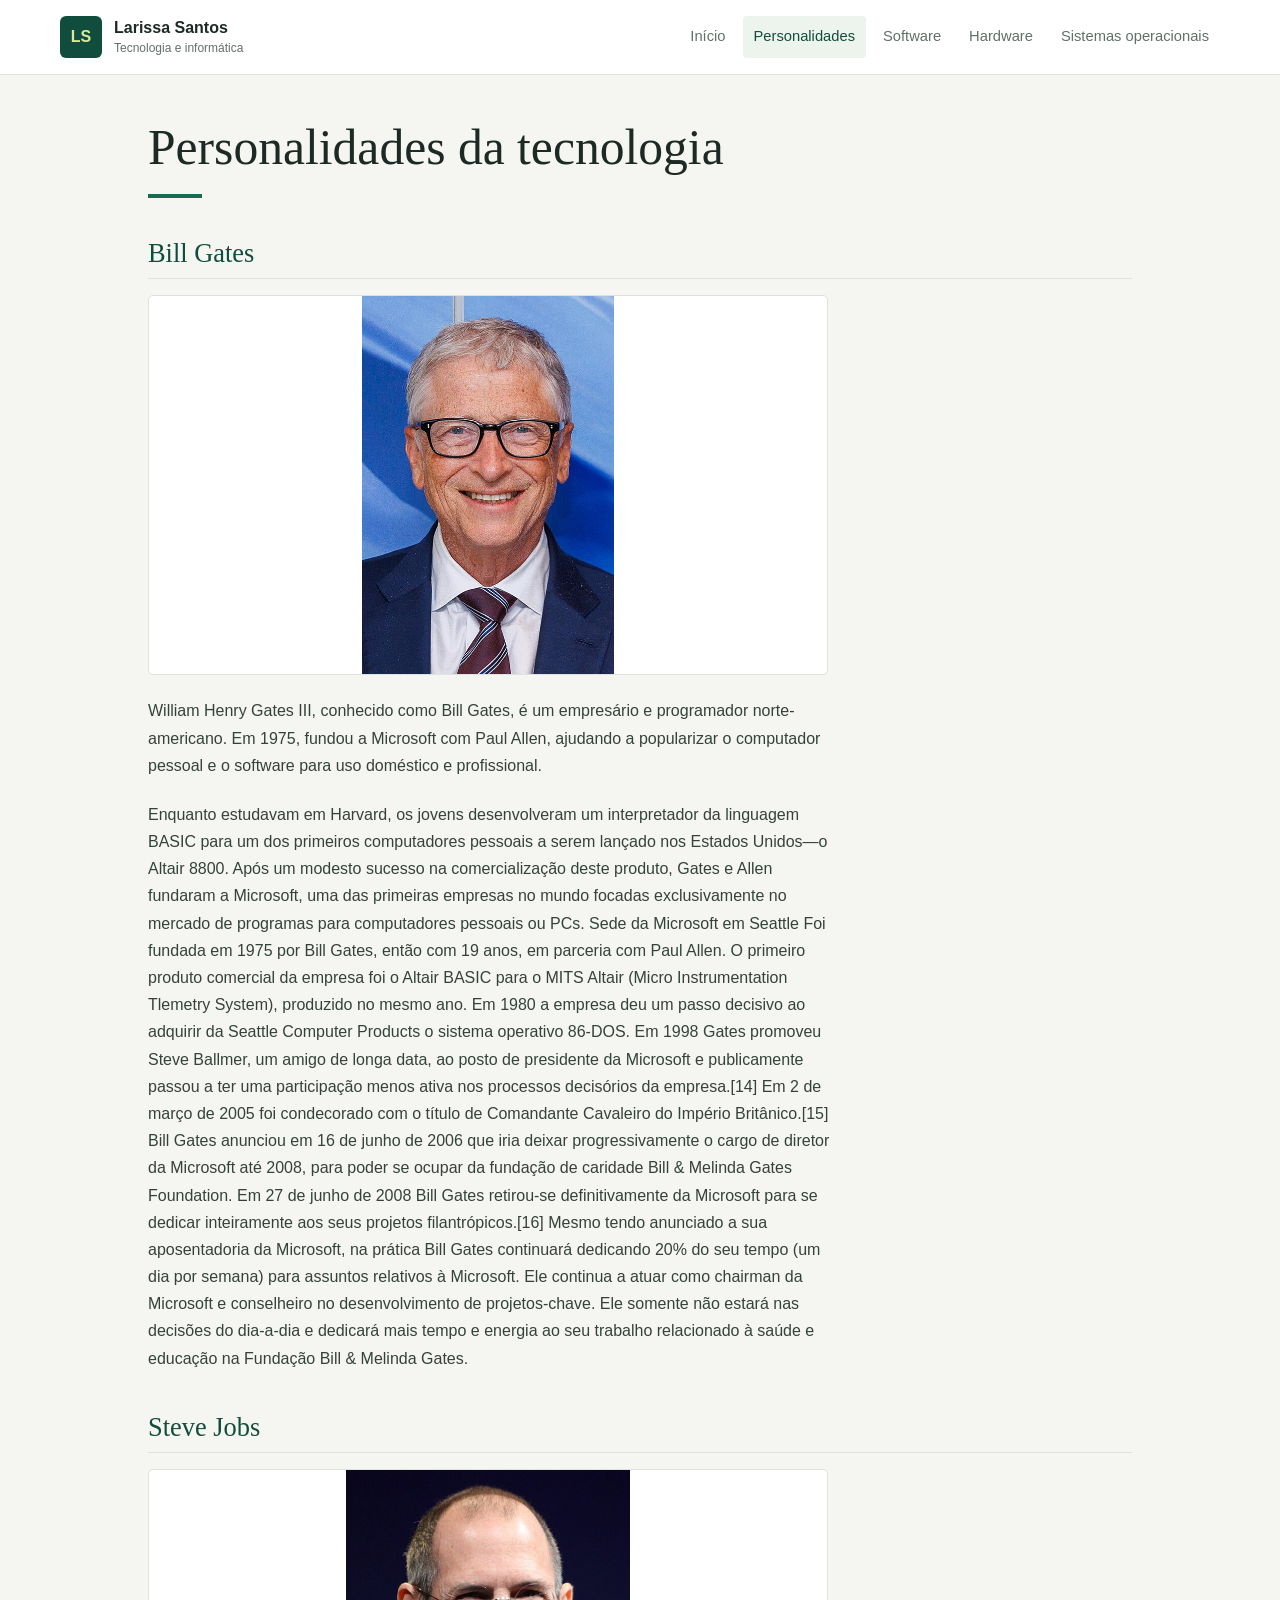
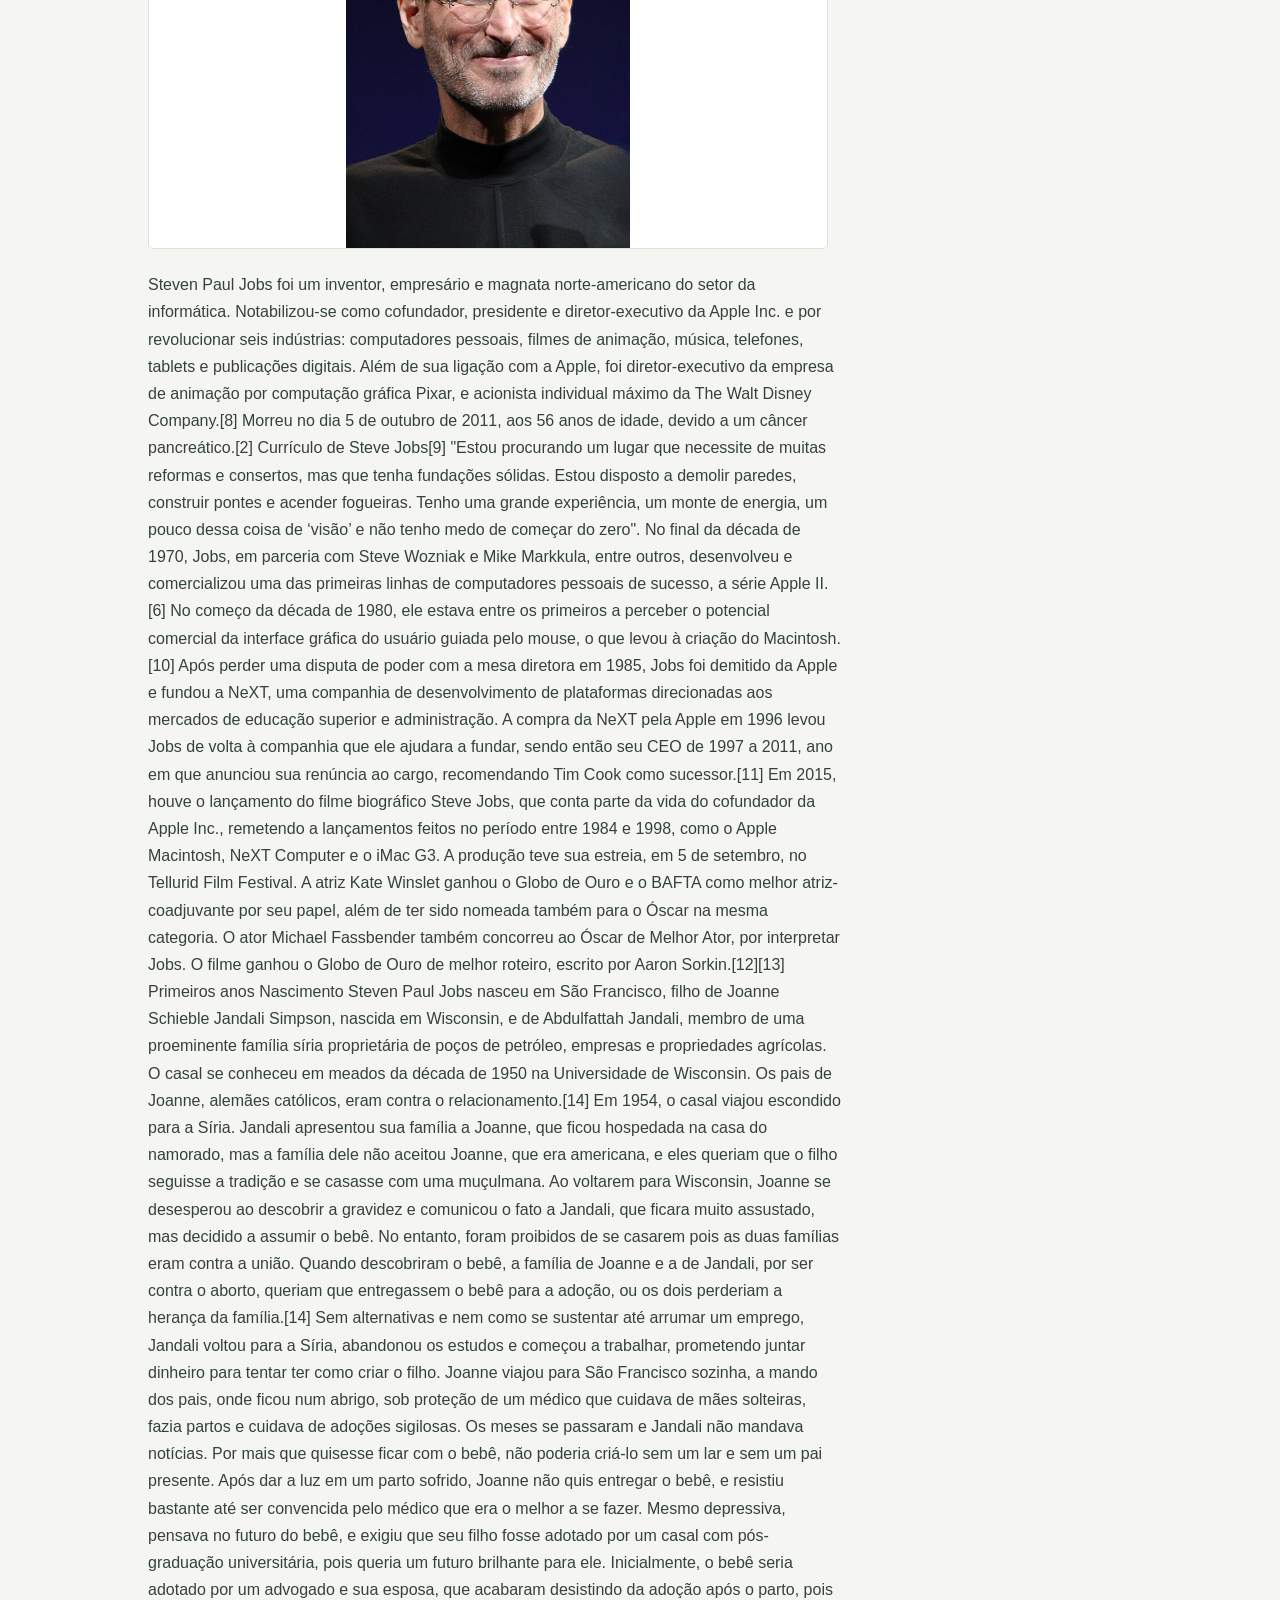
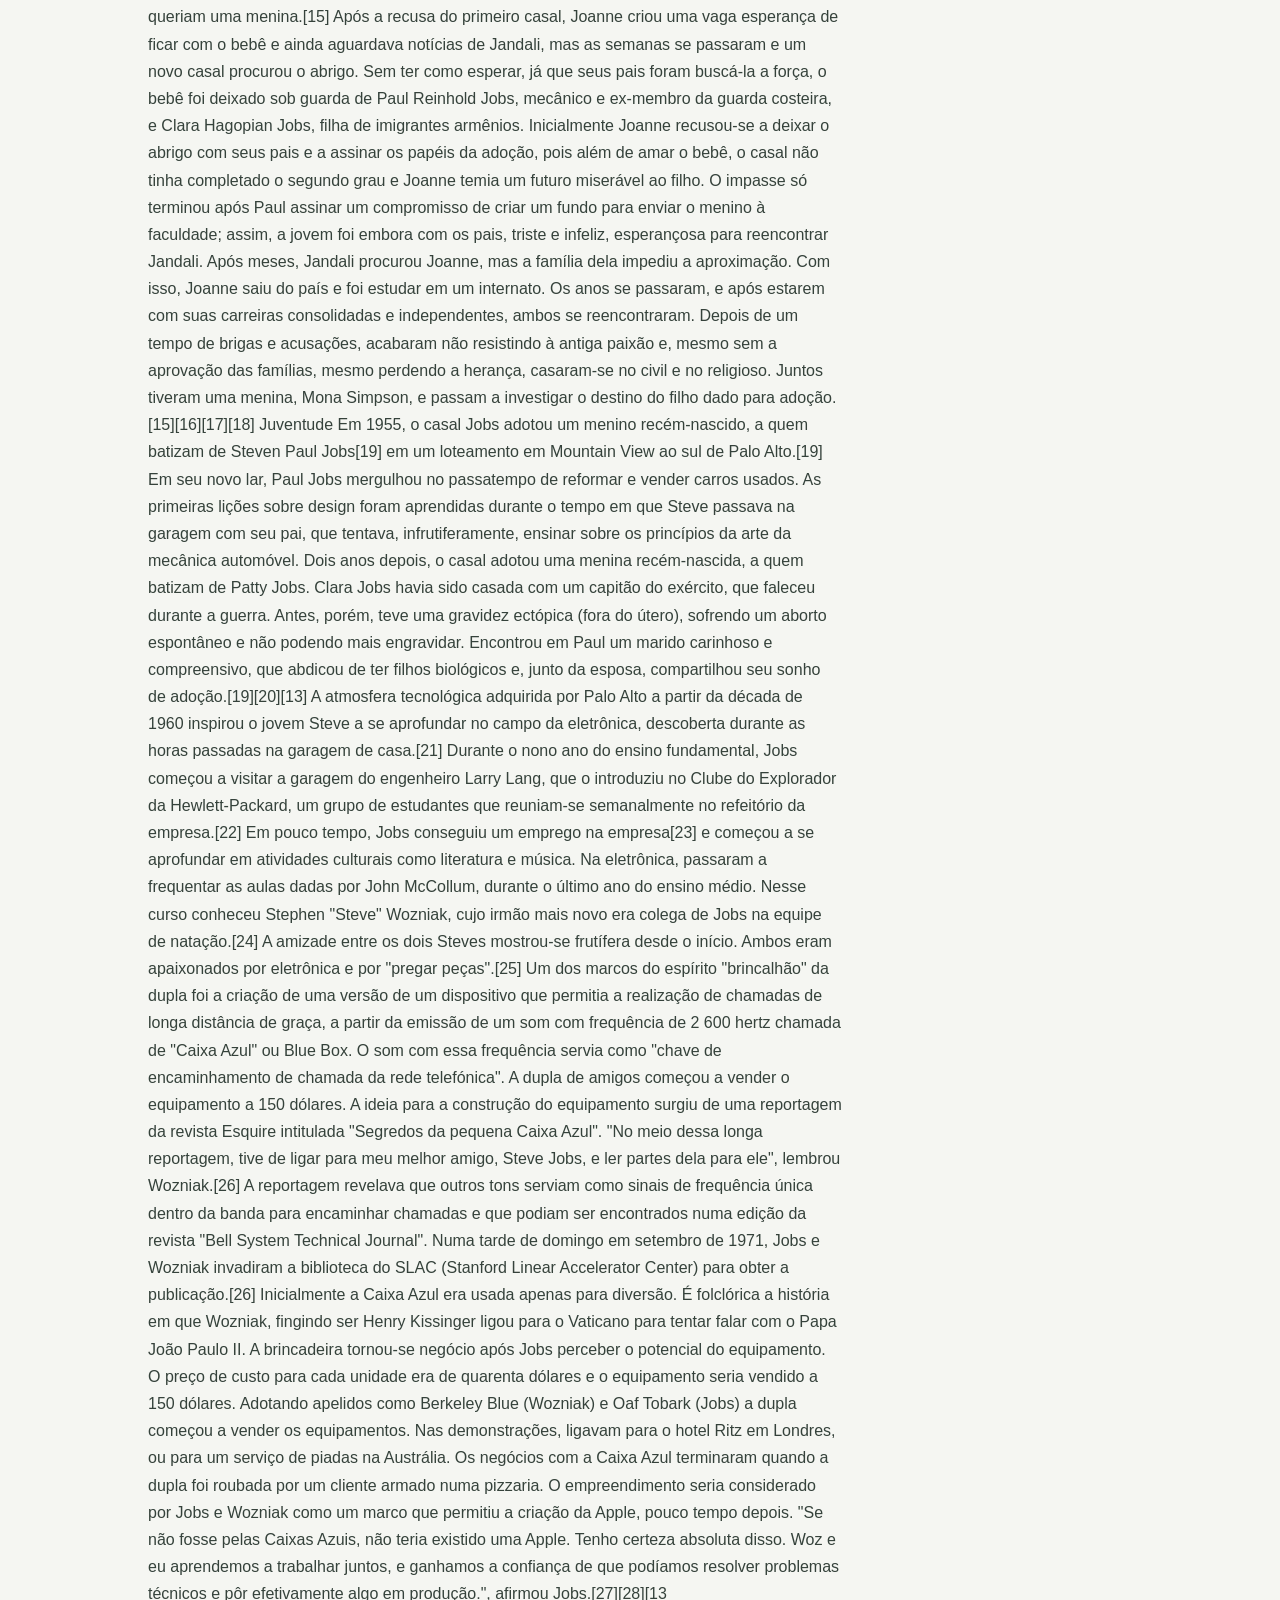
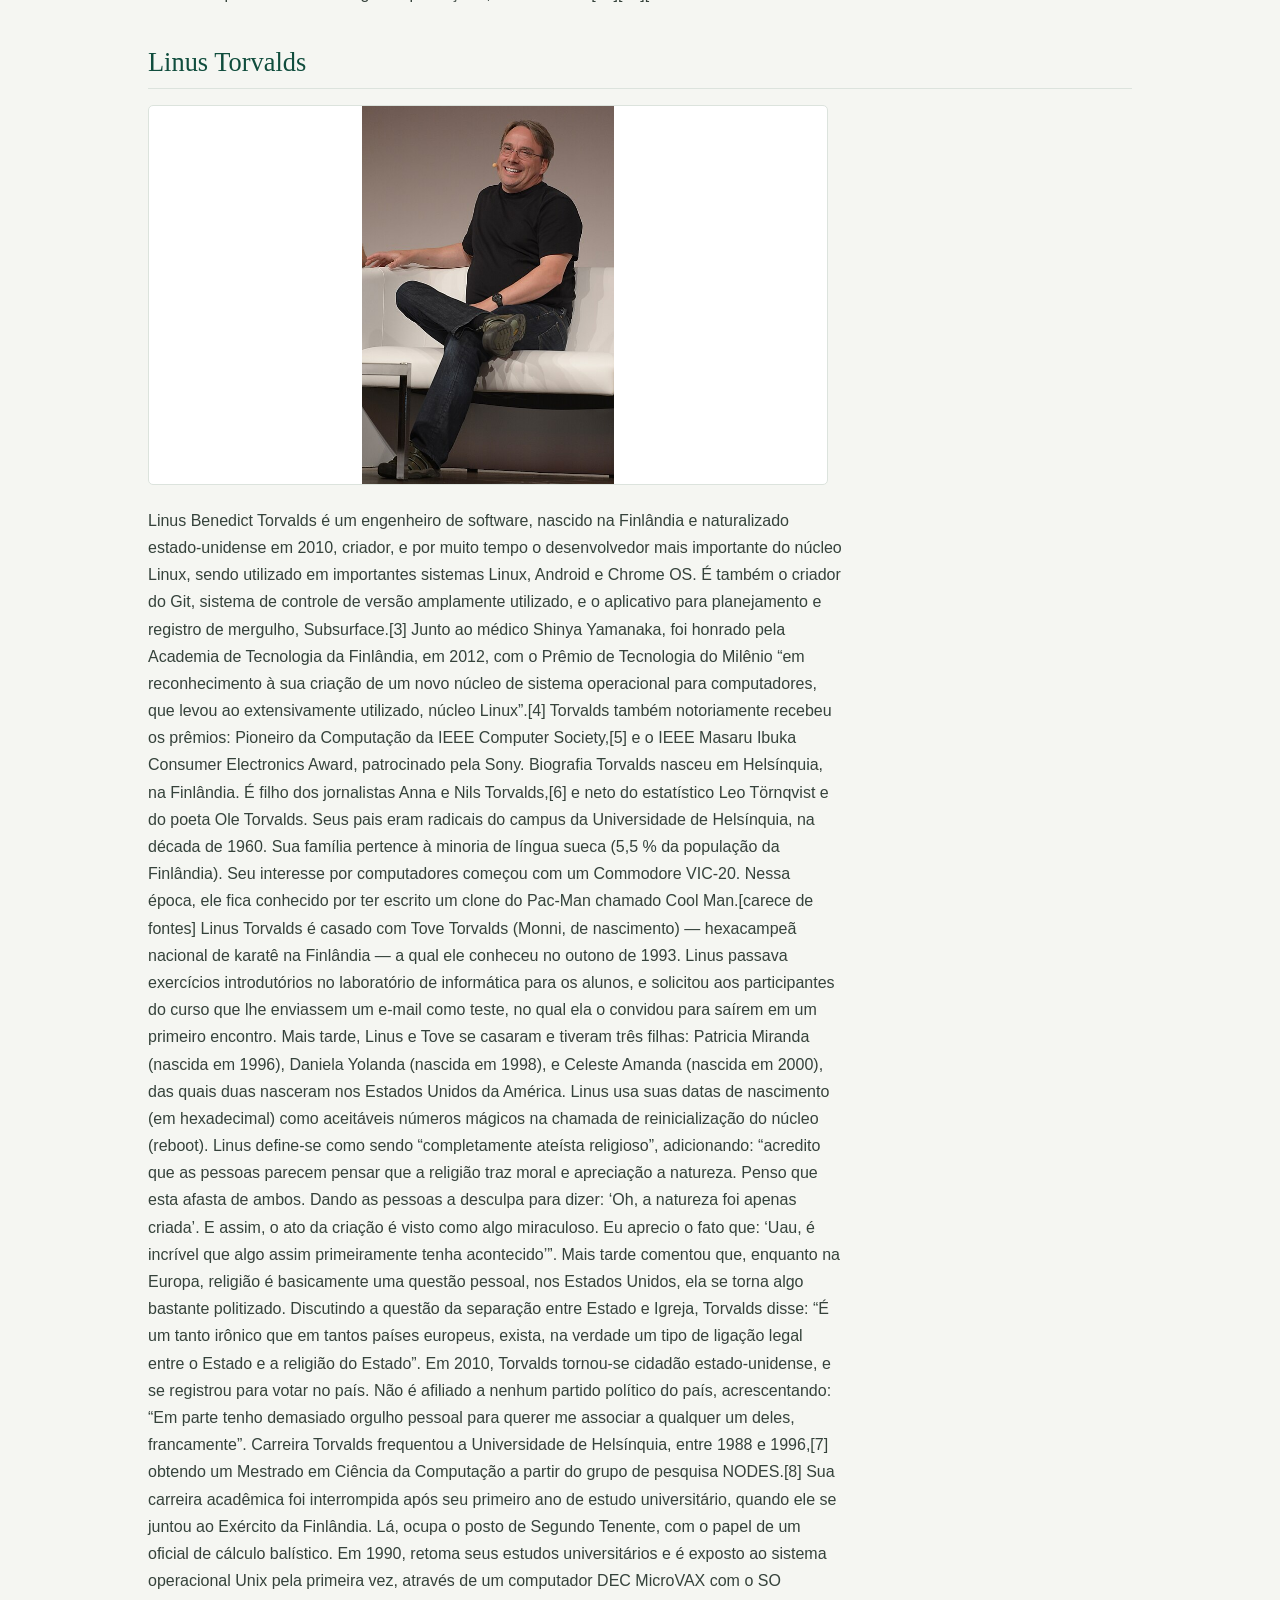
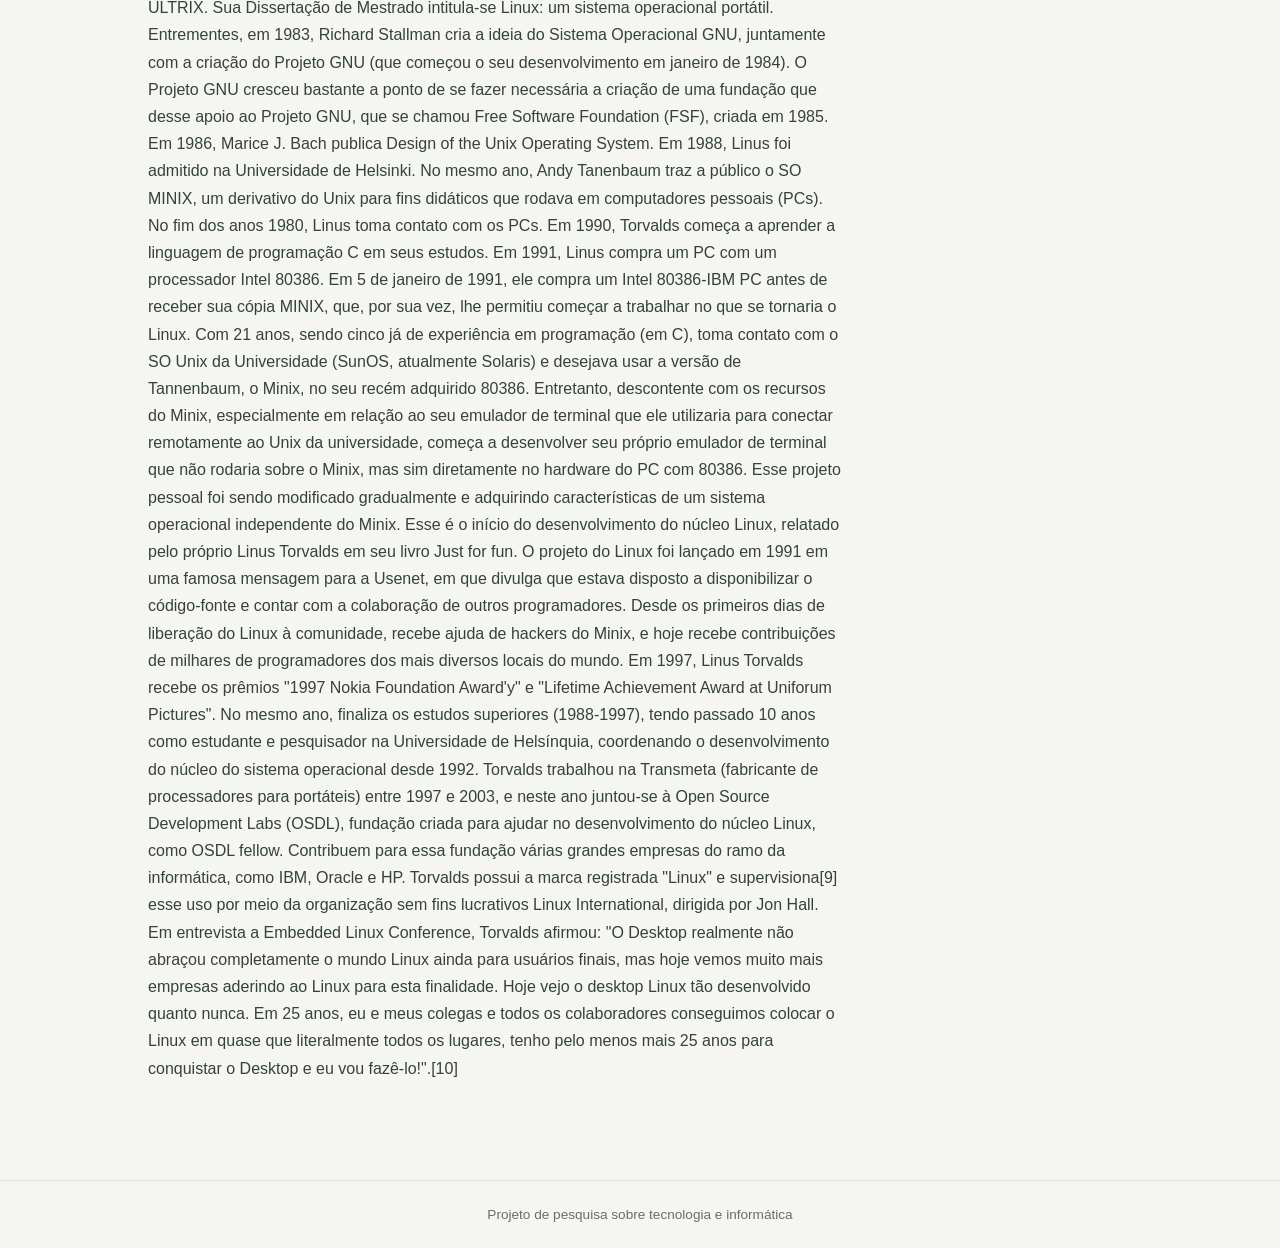
<file: personalidades.html>
<!DOCTYPE html>
<html lang="pt-BR">
<head>
	<meta charset="UTF-8">
	<meta name="viewport" content="width=device-width, initial-scale=1.0">
	<title>Personalidades | Larissa Santos</title>
	<link rel="stylesheet" href="site.css">
</head>
<body>
<header class="site-header">
	<a class="brand" href="index.html" aria-label="Larissa Santos, página inicial">
		<span class="brand-mark">LS</span>
		<span class="brand-name">Larissa Santos<small>Tecnologia e informática</small></span>
	</a>
	<nav class="site-nav" aria-label="Menu principal">
		<a href="index.html">Início</a>
		<a href="personalidades.html" aria-current="page">Personalidades</a>
		<a href="software.html">Software</a>
		<a href="hardware.html">Hardware</a>
		<a href="so.html">Sistemas operacionais</a>
	</nav>
</header>
<main class="page-shell">
<h1>Personalidades da tecnologia</h1>
<h2>Bill Gates</h2>
<img src="imagens/Bill Gates.jpg" width="300" alt="Bill Gates">
<p>
William Henry Gates III, conhecido como Bill Gates, é um empresário e programador norte-americano. Em 1975, fundou a Microsoft com Paul Allen, ajudando a popularizar o computador pessoal e o software para uso doméstico e profissional.
</p>
<p>
Enquanto estudavam em Harvard, os jovens desenvolveram um interpretador da linguagem BASIC para um dos primeiros computadores pessoais a serem lançado nos Estados Unidos—o Altair 8800. Após um modesto sucesso na comercialização deste produto, Gates e Allen fundaram a Microsoft, uma das primeiras empresas no mundo focadas exclusivamente no mercado de programas para computadores pessoais ou PCs.

Sede da Microsoft em Seattle
Foi fundada em 1975 por Bill Gates, então com 19 anos, em parceria com Paul Allen. O primeiro produto comercial da empresa foi o Altair BASIC para o MITS Altair (Micro Instrumentation Tlemetry System), produzido no mesmo ano. Em 1980 a empresa deu um passo decisivo ao adquirir da Seattle Computer Products o sistema operativo 86-DOS.

Em 1998 Gates promoveu Steve Ballmer, um amigo de longa data, ao posto de presidente da Microsoft e publicamente passou a ter uma participação menos ativa nos processos decisórios da empresa.[14]

Em 2 de março de 2005 foi condecorado com o título de Comandante Cavaleiro do Império Britânico.[15]

Bill Gates anunciou em 16 de junho de 2006 que iria deixar progressivamente o cargo de diretor da Microsoft até 2008, para poder se ocupar da fundação de caridade Bill & Melinda Gates Foundation.

Em 27 de junho de 2008 Bill Gates retirou-se definitivamente da Microsoft para se dedicar inteiramente aos seus projetos filantrópicos.[16]

Mesmo tendo anunciado a sua aposentadoria da Microsoft, na prática Bill Gates continuará dedicando 20% do seu tempo (um dia por semana) para assuntos relativos à Microsoft. Ele continua a atuar como chairman da Microsoft e conselheiro no desenvolvimento de projetos-chave. Ele somente não estará nas decisões do dia-a-dia e dedicará mais tempo e energia ao seu trabalho relacionado à saúde e educação na Fundação Bill & Melinda Gates.

</p>
<h2>Steve Jobs</h2>
<img src="imagens/Steve.jpg" width=300 />
<p>
Steven Paul Jobs foi um inventor, empresário e magnata norte-americano do setor da informática. Notabilizou-se como cofundador, presidente e diretor-executivo da Apple Inc. e por revolucionar seis indústrias: computadores pessoais, filmes de animação, música, telefones, tablets e publicações digitais. Além de sua ligação com a Apple, foi diretor-executivo da empresa de animação por computação gráfica Pixar, e acionista individual máximo da The Walt Disney Company.[8] Morreu no dia 5 de outubro de 2011, aos 56 anos de idade, devido a um câncer pancreático.[2]

Currículo de Steve Jobs[9]
"Estou procurando um lugar que necessite de muitas reformas e consertos, mas que tenha fundações sólidas. Estou disposto a demolir paredes, construir pontes e acender fogueiras. Tenho uma grande experiência, um monte de energia, um pouco dessa coisa de ‘visão’ e não tenho medo de começar do zero".

No final da década de 1970, Jobs, em parceria com Steve Wozniak e Mike Markkula, entre outros, desenvolveu e comercializou uma das primeiras linhas de computadores pessoais de sucesso, a série Apple II.[6] No começo da década de 1980, ele estava entre os primeiros a perceber o potencial comercial da interface gráfica do usuário guiada pelo mouse, o que levou à criação do Macintosh.[10]

Após perder uma disputa de poder com a mesa diretora em 1985, Jobs foi demitido da Apple e fundou a NeXT, uma companhia de desenvolvimento de plataformas direcionadas aos mercados de educação superior e administração. A compra da NeXT pela Apple em 1996 levou Jobs de volta à companhia que ele ajudara a fundar, sendo então seu CEO de 1997 a 2011, ano em que anunciou sua renúncia ao cargo, recomendando Tim Cook como sucessor.[11]

Em 2015, houve o lançamento do filme biográfico Steve Jobs, que conta parte da vida do cofundador da Apple Inc., remetendo a lançamentos feitos no período entre 1984 e 1998, como o Apple Macintosh, NeXT Computer e o iMac G3. A produção teve sua estreia, em 5 de setembro, no Tellurid Film Festival. A atriz Kate Winslet ganhou o Globo de Ouro e o BAFTA como melhor atriz-coadjuvante por seu papel, além de ter sido nomeada também para o Óscar na mesma categoria. O ator Michael Fassbender também concorreu ao Óscar de Melhor Ator, por interpretar Jobs. O filme ganhou o Globo de Ouro de melhor roteiro, escrito por Aaron Sorkin.[12][13]

Primeiros anos
Nascimento
Steven Paul Jobs nasceu em São Francisco, filho de Joanne Schieble Jandali Simpson, nascida em Wisconsin, e de Abdulfattah Jandali, membro de uma proeminente família síria proprietária de poços de petróleo, empresas e propriedades agrícolas. O casal se conheceu em meados da década de 1950 na Universidade de Wisconsin. Os pais de Joanne, alemães católicos, eram contra o relacionamento.[14] Em 1954, o casal viajou escondido para a Síria. Jandali apresentou sua família a Joanne, que ficou hospedada na casa do namorado, mas a família dele não aceitou Joanne, que era americana, e eles queriam que o filho seguisse a tradição e se casasse com uma muçulmana. Ao voltarem para Wisconsin, Joanne se desesperou ao descobrir a gravidez e comunicou o fato a Jandali, que ficara muito assustado, mas decidido a assumir o bebê. No entanto, foram proibidos de se casarem pois as duas famílias eram contra a união. Quando descobriram o bebê, a família de Joanne e a de Jandali, por ser contra o aborto, queriam que entregassem o bebê para a adoção, ou os dois perderiam a herança da família.[14] Sem alternativas e nem como se sustentar até arrumar um emprego, Jandali voltou para a Síria, abandonou os estudos e começou a trabalhar, prometendo juntar dinheiro para tentar ter como criar o filho. Joanne viajou para São Francisco sozinha, a mando dos pais, onde ficou num abrigo, sob proteção de um médico que cuidava de mães solteiras, fazia partos e cuidava de adoções sigilosas. Os meses se passaram e Jandali não mandava notícias. Por mais que quisesse ficar com o bebê, não poderia criá-lo sem um lar e sem um pai presente. Após dar a luz em um parto sofrido, Joanne não quis entregar o bebê, e resistiu bastante até ser convencida pelo médico que era o melhor a se fazer. Mesmo depressiva, pensava no futuro do bebê, e exigiu que seu filho fosse adotado por um casal com pós-graduação universitária, pois queria um futuro brilhante para ele. Inicialmente, o bebê seria adotado por um advogado e sua esposa, que acabaram desistindo da adoção após o parto, pois queriam uma menina.[15]

Após a recusa do primeiro casal, Joanne criou uma vaga esperança de ficar com o bebê e ainda aguardava notícias de Jandali, mas as semanas se passaram e um novo casal procurou o abrigo. Sem ter como esperar, já que seus pais foram buscá-la a força, o bebê foi deixado sob guarda de Paul Reinhold Jobs, mecânico e ex-membro da guarda costeira, e Clara Hagopian Jobs, filha de imigrantes armênios. Inicialmente Joanne recusou-se a deixar o abrigo com seus pais e a assinar os papéis da adoção, pois além de amar o bebê, o casal não tinha completado o segundo grau e Joanne temia um futuro miserável ao filho. O impasse só terminou após Paul assinar um compromisso de criar um fundo para enviar o menino à faculdade; assim, a jovem foi embora com os pais, triste e infeliz, esperançosa para reencontrar Jandali. Após meses, Jandali procurou Joanne, mas a família dela impediu a aproximação. Com isso, Joanne saiu do país e foi estudar em um internato. Os anos se passaram, e após estarem com suas carreiras consolidadas e independentes, ambos se reencontraram. Depois de um tempo de brigas e acusações, acabaram não resistindo à antiga paixão e, mesmo sem a aprovação das famílias, mesmo perdendo a herança, casaram-se no civil e no religioso. Juntos tiveram uma menina, Mona Simpson, e passam a investigar o destino do filho dado para adoção.[15][16][17][18]

Juventude
Em 1955, o casal Jobs adotou um menino recém-nascido, a quem batizam de Steven Paul Jobs[19] em um loteamento em Mountain View ao sul de Palo Alto.[19] Em seu novo lar, Paul Jobs mergulhou no passatempo de reformar e vender carros usados. As primeiras lições sobre design foram aprendidas durante o tempo em que Steve passava na garagem com seu pai, que tentava, infrutiferamente, ensinar sobre os princípios da arte da mecânica automóvel. Dois anos depois, o casal adotou uma menina recém-nascida, a quem batizam de Patty Jobs. Clara Jobs havia sido casada com um capitão do exército, que faleceu durante a guerra. Antes, porém, teve uma gravidez ectópica (fora do útero), sofrendo um aborto espontâneo e não podendo mais engravidar. Encontrou em Paul um marido carinhoso e compreensivo, que abdicou de ter filhos biológicos e, junto da esposa, compartilhou seu sonho de adoção.[19][20][13]

A atmosfera tecnológica adquirida por Palo Alto a partir da década de 1960 inspirou o jovem Steve a se aprofundar no campo da eletrônica, descoberta durante as horas passadas na garagem de casa.[21] Durante o nono ano do ensino fundamental, Jobs começou a visitar a garagem do engenheiro Larry Lang, que o introduziu no Clube do Explorador da Hewlett-Packard, um grupo de estudantes que reuniam-se semanalmente no refeitório da empresa.[22] Em pouco tempo, Jobs conseguiu um emprego na empresa[23] e começou a se aprofundar em atividades culturais como literatura e música. Na eletrônica, passaram a frequentar as aulas dadas por John McCollum, durante o último ano do ensino médio. Nesse curso conheceu Stephen "Steve" Wozniak, cujo irmão mais novo era colega de Jobs na equipe de natação.[24] A amizade entre os dois Steves mostrou-se frutífera desde o início. Ambos eram apaixonados por eletrônica e por "pregar peças".[25]

Um dos marcos do espírito "brincalhão" da dupla foi a criação de uma versão de um dispositivo que permitia a realização de chamadas de longa distância de graça, a partir da emissão de um som com frequência de 2 600 hertz chamada de "Caixa Azul" ou Blue Box. O som com essa frequência servia como "chave de encaminhamento de chamada da rede telefónica". A dupla de amigos começou a vender o equipamento a 150 dólares. A ideia para a construção do equipamento surgiu de uma reportagem da revista Esquire intitulada "Segredos da pequena Caixa Azul". "No meio dessa longa reportagem, tive de ligar para meu melhor amigo, Steve Jobs, e ler partes dela para ele", lembrou Wozniak.[26] A reportagem revelava que outros tons serviam como sinais de frequência única dentro da banda para encaminhar chamadas e que podiam ser encontrados numa edição da revista "Bell System Technical Journal". Numa tarde de domingo em setembro de 1971, Jobs e Wozniak invadiram a biblioteca do SLAC (Stanford Linear Accelerator Center) para obter a publicação.[26] Inicialmente a Caixa Azul era usada apenas para diversão. É folclórica a história em que Wozniak, fingindo ser Henry Kissinger ligou para o Vaticano para tentar falar com o Papa João Paulo II. A brincadeira tornou-se negócio após Jobs perceber o potencial do equipamento. O preço de custo para cada unidade era de quarenta dólares e o equipamento seria vendido a 150 dólares. Adotando apelidos como Berkeley Blue (Wozniak) e Oaf Tobark (Jobs) a dupla começou a vender os equipamentos. Nas demonstrações, ligavam para o hotel Ritz em Londres, ou para um serviço de piadas na Austrália. Os negócios com a Caixa Azul terminaram quando a dupla foi roubada por um cliente armado numa pizzaria. O empreendimento seria considerado por Jobs e Wozniak como um marco que permitiu a criação da Apple, pouco tempo depois. "Se não fosse pelas Caixas Azuis, não teria existido uma Apple. Tenho certeza absoluta disso. Woz e eu aprendemos a trabalhar juntos, e ganhamos a confiança de que podíamos resolver problemas técnicos e pôr efetivamente algo em produção.", afirmou Jobs.[27][28][13
</p>
<h2>Linus Torvalds</h2>
<img src="imagens/Linus.jpg" width=300 />

<p>
Linus Benedict Torvalds é um engenheiro de software, nascido na Finlândia e naturalizado estado-unidense em 2010, criador, e por muito tempo o desenvolvedor mais importante do núcleo Linux, sendo utilizado em importantes sistemas Linux, Android e Chrome OS. É também o criador do Git, sistema de controle de versão amplamente utilizado, e o aplicativo para planejamento e registro de mergulho, Subsurface.[3]

Junto ao médico Shinya Yamanaka, foi honrado pela Academia de Tecnologia da Finlândia, em 2012, com o Prêmio de Tecnologia do Milênio “em reconhecimento à sua criação de um novo núcleo de sistema operacional para computadores, que levou ao extensivamente utilizado, núcleo Linux”.[4] Torvalds também notoriamente recebeu os prêmios: Pioneiro da Computação da IEEE Computer Society,[5] e o IEEE Masaru Ibuka Consumer Electronics Award, patrocinado pela Sony.

Biografia
Torvalds nasceu em Helsínquia, na Finlândia. É filho dos jornalistas Anna e Nils Torvalds,[6] e neto do estatístico Leo Törnqvist e do poeta Ole Torvalds. Seus pais eram radicais do campus da Universidade de Helsínquia, na década de 1960. Sua família pertence à minoria de língua sueca (5,5 % da população da Finlândia). Seu interesse por computadores começou com um Commodore VIC-20. Nessa época, ele fica conhecido por ter escrito um clone do Pac-Man chamado Cool Man.[carece de fontes]

Linus Torvalds é casado com Tove Torvalds (Monni, de nascimento) — hexacampeã nacional de karatê na Finlândia — a qual ele conheceu no outono de 1993. Linus passava exercícios introdutórios no laboratório de informática para os alunos, e solicitou aos participantes do curso que lhe enviassem um e-mail como teste, no qual ela o convidou para saírem em um primeiro encontro. Mais tarde, Linus e Tove se casaram e tiveram três filhas: Patricia Miranda (nascida em 1996), Daniela Yolanda (nascida em 1998), e Celeste Amanda (nascida em 2000), das quais duas nasceram nos Estados Unidos da América. Linus usa suas datas de nascimento (em hexadecimal) como aceitáveis números mágicos na chamada de reinicialização do núcleo (reboot).

Linus define-se como sendo “completamente ateísta religioso”, adicionando: “acredito que as pessoas parecem pensar que a religião traz moral e apreciação a natureza. Penso que esta afasta de ambos. Dando as pessoas a desculpa para dizer: ‘Oh, a natureza foi apenas criada’. E assim, o ato da criação é visto como algo miraculoso. Eu aprecio o fato que: ‘Uau, é incrível que algo assim primeiramente tenha acontecido’”. Mais tarde comentou que, enquanto na Europa, religião é basicamente uma questão pessoal, nos Estados Unidos, ela se torna algo bastante politizado. Discutindo a questão da separação entre Estado e Igreja, Torvalds disse: “É um tanto irônico que em tantos países europeus, exista, na verdade um tipo de ligação legal entre o Estado e a religião do Estado”.

Em 2010, Torvalds tornou-se cidadão estado-unidense, e se registrou para votar no país. Não é afiliado a nenhum partido político do país, acrescentando: “Em parte tenho demasiado orgulho pessoal para querer me associar a qualquer um deles, francamente”.

Carreira
Torvalds frequentou a Universidade de Helsínquia, entre 1988 e 1996,[7] obtendo um Mestrado em Ciência da Computação a partir do grupo de pesquisa NODES.[8] Sua carreira acadêmica foi interrompida após seu primeiro ano de estudo universitário, quando ele se juntou ao Exército da Finlândia. Lá, ocupa o posto de Segundo Tenente, com o papel de um oficial de cálculo balístico. Em 1990, retoma seus estudos universitários e é exposto ao sistema operacional Unix pela primeira vez, através de um computador DEC MicroVAX com o SO ULTRIX. Sua Dissertação de Mestrado intitula-se Linux: um sistema operacional portátil.

Entrementes, em 1983, Richard Stallman cria a ideia do Sistema Operacional GNU, juntamente com a criação do Projeto GNU (que começou o seu desenvolvimento em janeiro de 1984). O Projeto GNU cresceu bastante a ponto de se fazer necessária a criação de uma fundação que desse apoio ao Projeto GNU, que se chamou Free Software Foundation (FSF), criada em 1985. Em 1986, Marice J. Bach publica Design of the Unix Operating System.

Em 1988, Linus foi admitido na Universidade de Helsinki. No mesmo ano, Andy Tanenbaum traz a público o SO MINIX, um derivativo do Unix para fins didáticos que rodava em computadores pessoais (PCs). No fim dos anos 1980, Linus toma contato com os PCs. Em 1990, Torvalds começa a aprender a linguagem de programação C em seus estudos. Em 1991, Linus compra um PC com um processador Intel 80386. Em 5 de janeiro de 1991, ele compra um Intel 80386-IBM PC antes de receber sua cópia MINIX, que, por sua vez, lhe permitiu começar a trabalhar no que se tornaria o Linux.

Com 21 anos, sendo cinco já de experiência em programação (em C), toma contato com o SO Unix da Universidade (SunOS, atualmente Solaris) e desejava usar a versão de Tannenbaum, o Minix, no seu recém adquirido 80386. Entretanto, descontente com os recursos do Minix, especialmente em relação ao seu emulador de terminal que ele utilizaria para conectar remotamente ao Unix da universidade, começa a desenvolver seu próprio emulador de terminal que não rodaria sobre o Minix, mas sim diretamente no hardware do PC com 80386. Esse projeto pessoal foi sendo modificado gradualmente e adquirindo características de um sistema operacional independente do Minix. Esse é o início do desenvolvimento do núcleo Linux, relatado pelo próprio Linus Torvalds em seu livro Just for fun. O projeto do Linux foi lançado em 1991 em uma famosa mensagem para a Usenet, em que divulga que estava disposto a disponibilizar o código-fonte e contar com a colaboração de outros programadores. Desde os primeiros dias de liberação do Linux à comunidade, recebe ajuda de hackers do Minix, e hoje recebe contribuições de milhares de programadores dos mais diversos locais do mundo.

Em 1997, Linus Torvalds recebe os prêmios "1997 Nokia Foundation Award'y" e "Lifetime Achievement Award at Uniforum Pictures". No mesmo ano, finaliza os estudos superiores (1988-1997), tendo passado 10 anos como estudante e pesquisador na Universidade de Helsínquia, coordenando o desenvolvimento do núcleo do sistema operacional desde 1992.

Torvalds trabalhou na Transmeta (fabricante de processadores para portáteis) entre 1997 e 2003, e neste ano juntou-se à Open Source Development Labs (OSDL), fundação criada para ajudar no desenvolvimento do núcleo Linux, como OSDL fellow. Contribuem para essa fundação várias grandes empresas do ramo da informática, como IBM, Oracle e HP.

Torvalds possui a marca registrada "Linux" e supervisiona[9] esse uso por meio da organização sem fins lucrativos Linux International, dirigida por Jon Hall.

Em entrevista a Embedded Linux Conference, Torvalds afirmou: "O Desktop realmente não abraçou completamente o mundo Linux ainda para usuários finais, mas hoje vemos muito mais empresas aderindo ao Linux para esta finalidade. Hoje vejo o desktop Linux tão desenvolvido quanto nunca. Em 25 anos, eu e meus colegas e todos os colaboradores conseguimos colocar o Linux em quase que literalmente todos os lugares, tenho pelo menos mais 25 anos para conquistar o Desktop e eu vou fazê-lo!".[10]
</p>
 </main>
<footer class="site-footer">Projeto de pesquisa sobre tecnologia e informática</footer>
</body>


</html>
</file>
<file: site.css>
:root {
    color-scheme: light;
    --paper: #f5f6f2;
    --surface: #ffffff;
    --ink: #1d2924;
    --muted: #627068;
    --green: #176b53;
    --green-dark: #104d3d;
    --lime: #d8e99a;
    --line: #dce3dd;
}

* {
    box-sizing: border-box;
}

html {
    scroll-behavior: smooth;
}

body {
    margin: 0;
    background: var(--paper);
    color: var(--ink);
    font-family: "Trebuchet MS", "Segoe UI", sans-serif;
    line-height: 1.7;
}

.site-header {
    display: flex;
    align-items: center;
    justify-content: space-between;
    gap: 28px;
    padding: 16px max(24px, calc((100% - 1160px) / 2));
    background: var(--surface);
    border-bottom: 1px solid var(--line);
}

.brand {
    display: inline-flex;
    align-items: center;
    gap: 12px;
    color: var(--ink);
    text-decoration: none;
    white-space: nowrap;
}

.brand-mark {
    display: grid;
    width: 42px;
    height: 42px;
    place-items: center;
    border-radius: 6px;
    background: var(--green-dark);
    color: var(--lime);
    font-weight: 700;
    letter-spacing: 0;
}

.brand-name {
    display: block;
    font-weight: 700;
    line-height: 1.25;
}

.brand-name small {
    display: block;
    margin-top: 3px;
    color: var(--muted);
    font-size: 0.75rem;
    font-weight: 400;
}

.site-nav {
    display: flex;
    align-items: center;
    justify-content: flex-end;
    gap: 6px;
    flex-wrap: wrap;
}

.site-nav a {
    padding: 8px 11px;
    border-radius: 4px;
    color: var(--muted);
    font-size: 0.92rem;
    text-decoration: none;
    transition: background-color 160ms ease, color 160ms ease;
}

.site-nav a:hover,
.site-nav a[aria-current="page"] {
    background: #edf3ed;
    color: var(--green-dark);
}

.page-shell {
    max-width: 1040px;
    margin: 0 auto;
    padding: 44px 28px 76px;
}

.page-shell > h1:first-child {
    max-width: 780px;
    margin: 0 0 28px;
    font-family: Georgia, "Times New Roman", serif;
    font-size: clamp(2rem, 5vw, 3.1rem);
    font-weight: 500;
    line-height: 1.15;
}

.page-shell > h1:first-child::after {
    display: block;
    width: 54px;
    height: 4px;
    margin-top: 18px;
    background: var(--green);
    content: "";
}

.page-shell h1:not(:first-child),
.page-shell h2 {
    margin: 38px 0 12px;
    padding-bottom: 8px;
    border-bottom: 1px solid var(--line);
    color: var(--green-dark);
    font-family: Georgia, "Times New Roman", serif;
    font-size: 1.65rem;
    font-weight: 500;
    line-height: 1.3;
}

.page-shell p {
    max-width: 78ch;
    margin: 12px 0 22px;
    color: #35423b;
    font-size: 1rem;
    text-align: left;
}

.page-shell ul {
    max-width: 78ch;
    padding-left: 24px;
}

.page-shell li {
    margin: 8px 0;
    padding-left: 3px;
}

.page-shell li::marker {
    color: var(--green);
}

.page-shell img {
    display: block;
    width: min(100%, 680px);
    max-height: 380px;
    margin: 16px 0 22px;
    border: 1px solid var(--line);
    border-radius: 5px;
    background: var(--surface);
    object-fit: contain;
}

.page-shell img.logo {
    width: 150px;
    height: 120px;
    border: 0;
}

.home-shell {
    max-width: 1160px;
    margin: 0 auto;
    padding: 26px 28px 60px;
}

.home-hero {
    position: relative;
    display: flex;
    min-height: 390px;
    align-items: flex-end;
    overflow: hidden;
    background: #18372f;
    color: white;
}

.home-hero > img {
    position: absolute;
    inset: 0;
    width: 100%;
    height: 100%;
    object-fit: cover;
    object-position: center 54%;
}

.home-hero::after {
    position: absolute;
    inset: 0;
    background: rgba(8, 28, 23, 0.5);
    content: "";
}

.hero-content {
    position: relative;
    z-index: 1;
    max-width: 690px;
    padding: 36px 42px;
}

.eyebrow {
    margin: 0 0 10px;
    color: var(--lime);
    font-size: 0.78rem;
    font-weight: 700;
    letter-spacing: 0.08em;
}

.hero-content h1 {
    margin: 0;
    font-family: Georgia, "Times New Roman", serif;
    font-size: clamp(2.5rem, 6vw, 4.5rem);
    font-weight: 500;
    line-height: 1.05;
    text-shadow: 0 2px 14px rgba(0, 0, 0, 0.3);
}

.hero-content p:not(.eyebrow) {
    max-width: 55ch;
    margin: 18px 0 0;
    color: white;
    font-size: 1.05rem;
    text-shadow: 0 1px 8px rgba(0, 0, 0, 0.4);
}

.topic-section {
    padding-top: 34px;
}

.topic-section h2 {
    margin: 0 0 20px;
    font-family: Georgia, "Times New Roman", serif;
    font-size: 1.8rem;
    font-weight: 500;
}

.topic-grid {
    display: grid;
    grid-template-columns: repeat(4, minmax(0, 1fr));
    gap: 14px;
}

.topic-card {
    min-height: 150px;
    padding: 18px;
    border: 1px solid var(--line);
    border-top: 3px solid var(--green);
    border-radius: 5px;
    background: var(--surface);
    color: inherit;
    text-decoration: none;
    transition: border-color 160ms ease, transform 160ms ease;
}

.topic-card:hover {
    transform: translateY(-2px);
    border-color: #a8bdae;
}

.topic-card strong {
    display: block;
    margin-bottom: 6px;
    color: var(--green-dark);
    font-family: Georgia, "Times New Roman", serif;
    font-size: 1.2rem;
}

.topic-card span {
    display: block;
    color: var(--muted);
    font-size: 0.9rem;
    line-height: 1.5;
}

.site-footer {
    padding: 22px 28px;
    border-top: 1px solid var(--line);
    color: var(--muted);
    font-size: 0.85rem;
    text-align: center;
}

@media (max-width: 760px) {
    .site-header {
        align-items: flex-start;
        flex-direction: column;
        gap: 14px;
        padding: 14px 20px;
    }

    .site-nav {
        justify-content: flex-start;
        gap: 2px;
    }

    .site-nav a {
        padding: 7px 8px;
        font-size: 0.86rem;
    }

    .page-shell {
        padding: 34px 20px 56px;
    }

    .home-shell {
        padding: 18px 16px 40px;
    }

    .home-hero {
        min-height: 320px;
    }

    .hero-content {
        padding: 22px 20px;
    }

    .hero-content h1 {
        font-size: 2.25rem;
    }

    .hero-content p:not(.eyebrow) {
        margin-top: 12px;
        font-size: 0.96rem;
    }

    .topic-grid {
        grid-template-columns: repeat(2, minmax(0, 1fr));
    }
}

@media (max-width: 430px) {
    .topic-grid {
        grid-template-columns: 1fr;
    }

    .topic-card {
        min-height: 0;
    }
}
</file>
